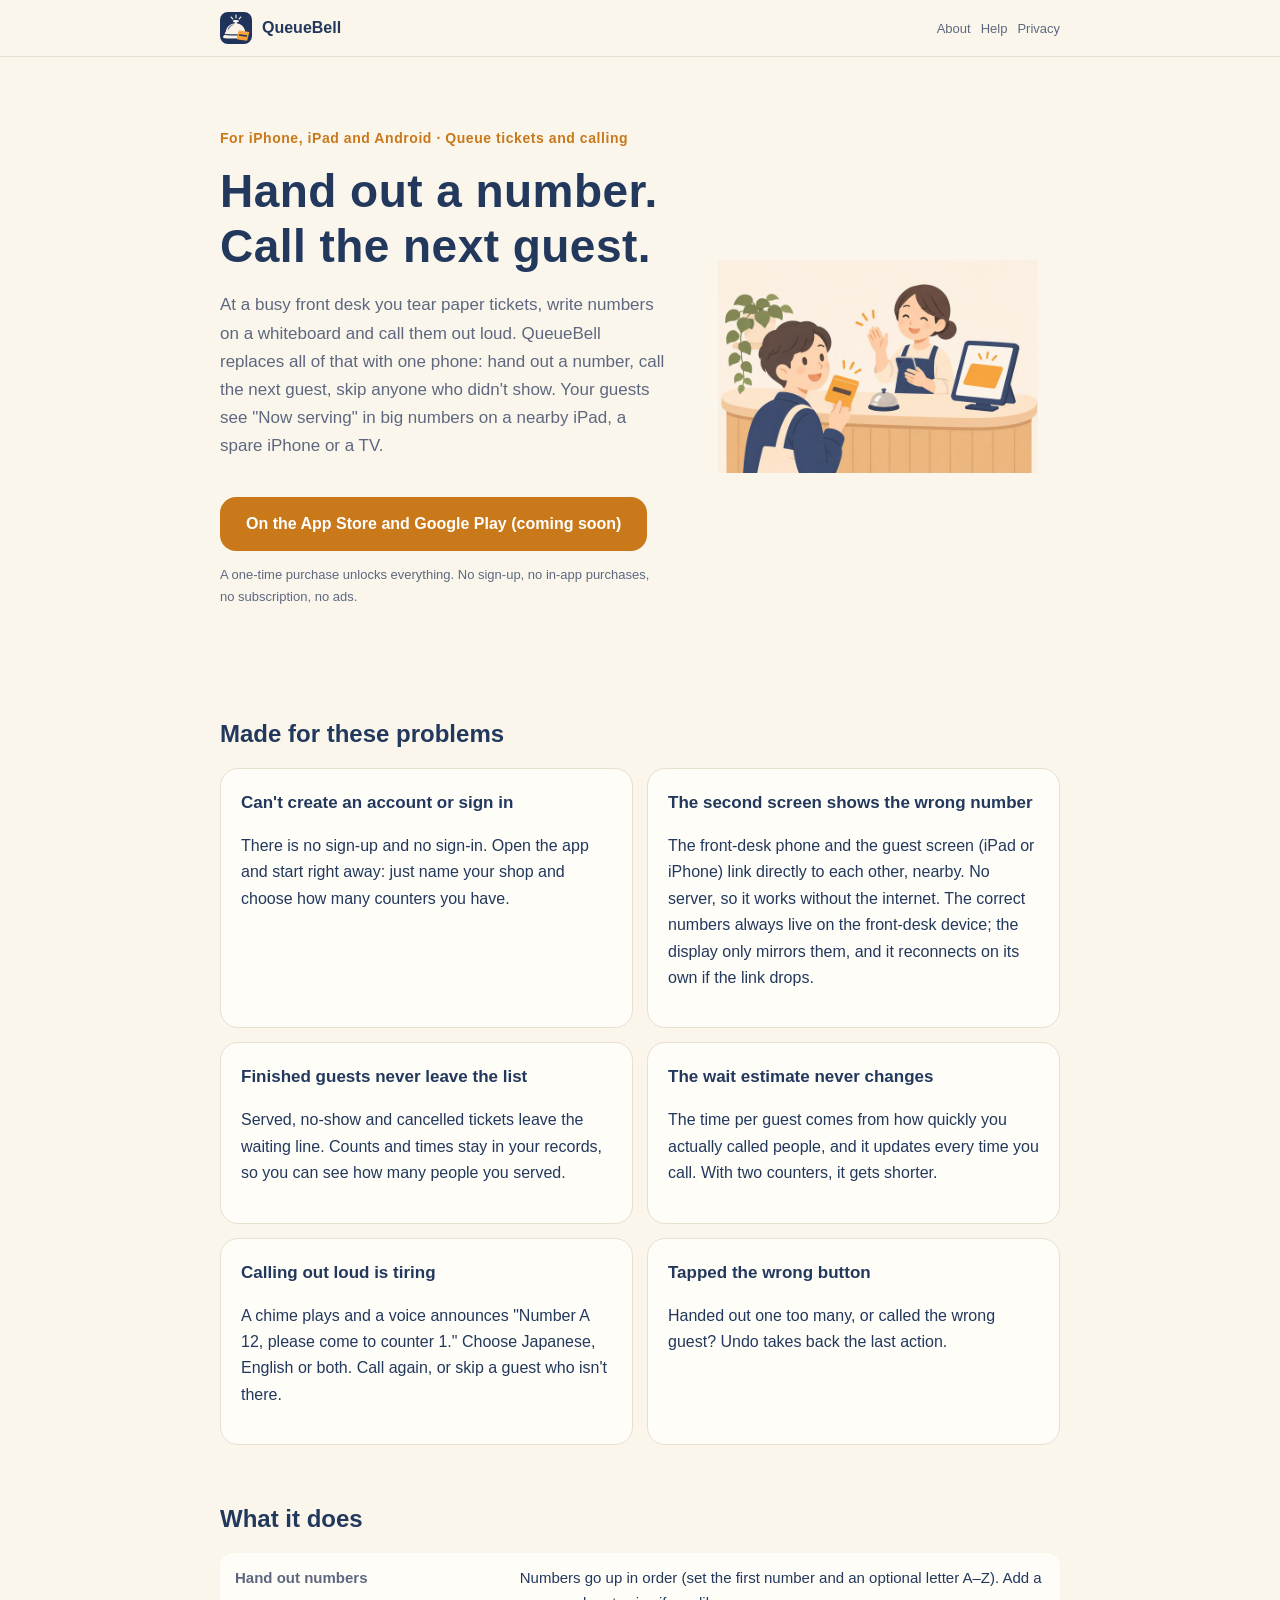
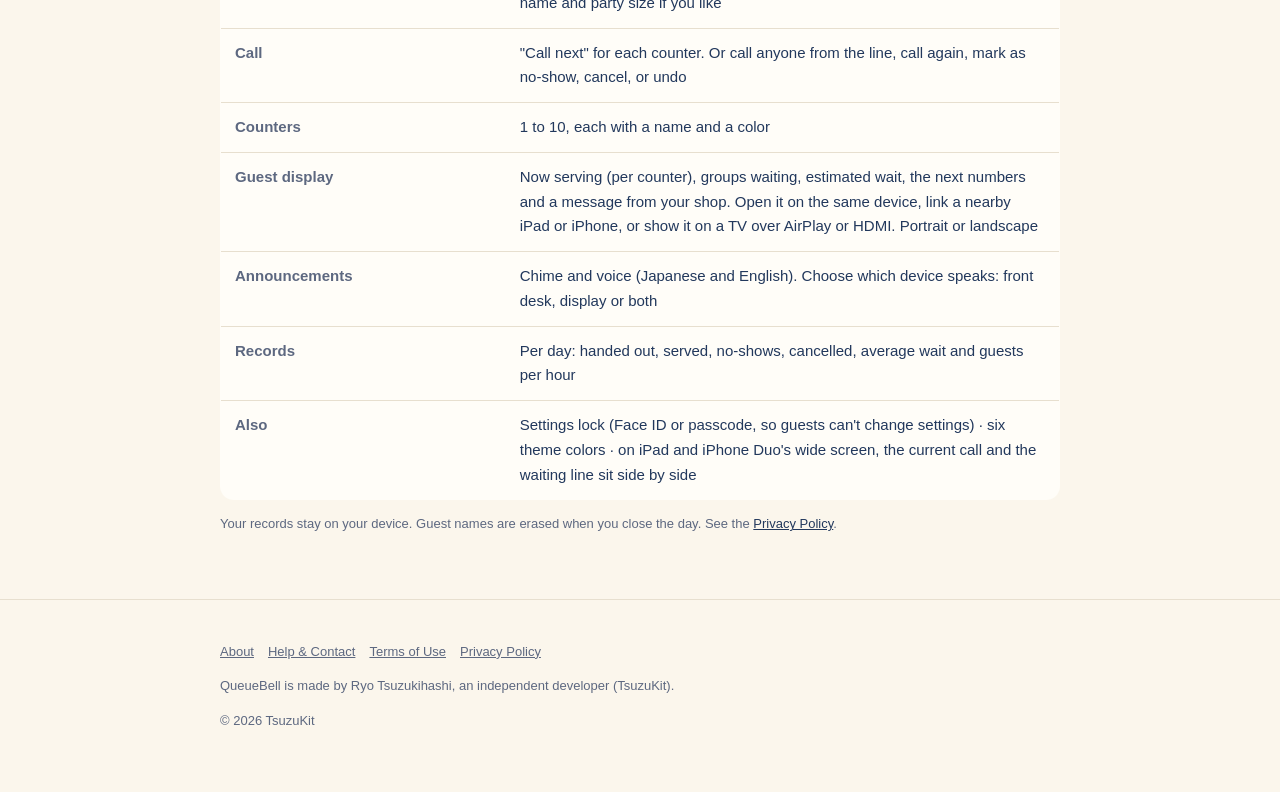
<file: index.html>
<!DOCTYPE html>
<html lang="ja" data-title-ja="よびだしボード｜順番待ち・呼び出し番号・整理券の受付アプリ（iPhone・iPad・Android）" data-title-en="QueueBell | Queue numbers, calling and waitlist board">
<head>
<meta charset="UTF-8">
<meta name="viewport" content="width=device-width, initial-scale=1">
<script>(function(){var l=navigator.languages&&navigator.languages.length?navigator.languages:[navigator.language||"ja"],p="en";for(var i=0;i<l.length;i++){var c=String(l[i]).toLowerCase();if(c.indexOf("ja")===0){p="ja";break}if(c.indexOf("en")===0){p="en";break}}var d=document.documentElement;d.lang=p;var t=d.getAttribute("data-title-"+p);if(t){document.title=t}})();</script>
<title>よびだしボード｜順番待ち・呼び出し番号・整理券の受付アプリ（iPhone・iPad・Android）</title>
<meta name="description" content="番号札を出して、次の人を呼ぶ。登録なし・ネット不要。お客様向けの表示は近くの iPad や iPhone、テレビにも。読み上げとチャイム、最大10窓口、待ち時間の目安、1日の記録。広告なし・買い切り。 / Hand out numbered tickets and call the next guest. No sign-up, works offline. Show the &#x27;now serving&#x27; board on a nearby iPad, iPhone or TV. Voice and chime, up to 10 counters, wait estimates and daily records. No ads, one-time purchase.">
<meta property="og:title" content="よびだしボード｜順番待ち・呼び出し番号・整理券の受付アプリ（iPhone・iPad・Android）">
<meta property="og:description" content="番号札を出して、次の人を呼ぶ。登録なし・ネット不要。お客様向けの表示は近くの iPad や iPhone、テレビにも。読み上げとチャイム、最大10窓口、待ち時間の目安、1日の記録。広告なし・買い切り。">
<meta property="og:type" content="website">
<meta property="og:url" content="https://yobidashi.tsuzukit.com/">
<meta property="og:image" content="https://yobidashi.tsuzukit.com/assets/og.jpg">
<link rel="icon" href="assets/icon.png">
<link rel="apple-touch-icon" href="assets/icon.png">
<link rel="stylesheet" href="style.css">
</head>
<body>
<div data-l="ja" lang="ja">
<header class="site"><div class="wrap">
<a class="brand" href="./"><img src="assets/icon.png" alt="" width="32" height="32">よびだしボード</a>
<nav class="site"><a href="./">紹介</a><a href="support.html">使い方</a><a href="privacy.html">プライバシー</a></nav>
</div></header>
<main class="wrap">
<section class="hero">
<div>
<p class="eyebrow">iPhone・iPad・Android 向け・順番待ちの受付と呼び出し</p>
<h1>番号札を出して、<br>次の人を呼ぶ。</h1>
<p class="lead">混む時間の受付で、紙の整理券を切って、ホワイトボードに番号を書いて、大きな声で呼ぶ。「よびだしボード」は、それをスマホ1台に置きかえるアプリです。番号を出す、次の人を呼ぶ、来なかった人を飛ばす。お客様には、近くの iPad や使っていない iPhone、テレビに「ただいまの呼び出し」を大きく出せます。</p>
<a class="cta" href="#store" id="store">App Store・Google Play で見る（準備中）</a>
<p class="note">買い切りの有料アプリです。一度買えば、すべての機能が使えます。アカウント登録・アプリ内課金・サブスクリプション・広告はありません。</p>
</div>
<img src="assets/hero.jpg" alt="カフェの受付で、スタッフがスマホを持って手を上げ、番号札を持ったお客さんが振り向いている。カウンターの端のタブレットに札の形が大きく光っている絵" width="360">
</section>

<h2>こんな困りごとのために作りました</h2>
<div class="grid two">
<div class="card"><h3>アカウントが作れない・ログインできない</h3><p>登録もログインもありません。開いたらその場で受付を始められます。お店の名前と窓口の数を決めるだけです。</p></div>
<div class="card"><h3>2台目の画面と番号がそろわない</h3><p>受付のスマホと、お客様向けの画面（iPad・iPhone）を、近くの端末どうしで直接つなぎます。サーバーを通さないので、ネットが無い場所でも動きます。正しい番号はいつも受付の端末にあり、表示の端末はそれを映すだけです。切れたら自動でつなぎ直します。</p></div>
<div class="card"><h3>済んだ人が一覧に残り続ける</h3><p>済んだ人・来なかった人・取り消した札は、待ちの列から外れます。数と時刻は記録に残るので、あとで何人に対応したかが分かります。</p></div>
<div class="card"><h3>待ち時間の目安がずっと同じ</h3><p>実際に呼んだ間隔から1人あたりの時間を出し、呼ぶたびに出し直します。窓口が2つなら、そのぶん短くなります。</p></div>
<div class="card"><h3>大きな声で呼ぶのがたいへん</h3><p>呼ぶとチャイムが鳴り、「A 12番のお客様、1番窓口へお越しください」と読み上げます。日本語・英語・両方から選べます。もう一度呼ぶことも、来なかった人を飛ばすこともできます。</p></div>
<div class="card"><h3>押しまちがえた</h3><p>番号を出しすぎた、ちがう人を呼んだ。そんなときは［前に戻す］で、最後の操作を1つ戻せます。</p></div>
</div>

<h2>できること</h2>
<table>
<tr><th>番号を出す</th><td>番号は1から順に（始まりの番号と頭の文字 A〜Z を決められます）。名前と人数は入れても入れなくても</td></tr>
<tr><th>呼ぶ</th><td>窓口ごとに［次の人を呼ぶ］。待ちの列から好きな人を呼ぶ・呼び直す・来なかった・取り消す・前に戻す</td></tr>
<tr><th>窓口</th><td>1〜10。名前と色を決められます</td></tr>
<tr><th>お客様向けの表示</th><td>ただいまの呼び出し番号（窓口ごと）・お待ちの組数・目安の時間・次に呼ぶ番号・お店の一言。同じ端末で開く／近くの iPad・iPhone につなぐ／AirPlay や HDMI でつないだテレビに出す。縦でも横でも</td></tr>
<tr><th>知らせ方</th><td>チャイムと読み上げ（日本語・英語）。読み上げる端末（受付・表示・両方）を選べます</td></tr>
<tr><th>記録</th><td>日ごとの発行・済み・来なかった・取り消し・平均の待ち時間・時間帯ごとの人数</td></tr>
<tr><th>そのほか</th><td>設定のロック（Face ID・パスコード。お客様が触っても設定を変えられない）・6色のテーマ・iPad と iPhone Duo の広い画面では、呼んでいる番号と待ちの列を左右に並べます</td></tr>
</table>
<p class="note">受付の記録は端末の中だけに置きます。お客様の名前は、受付を締めると消えます。くわしくは<a href="privacy.html">プライバシーポリシー</a>へ。</p>
</main>
<footer class="site"><div class="wrap">
<p><a href="./">紹介</a><a href="support.html">使い方とお問い合わせ</a><a href="terms.html">利用規約</a><a href="privacy.html">プライバシーポリシー</a></p>
<p>よびだしボードは、個人開発者の續橋涼（TsuzuKit）が作っているアプリです。</p>
<p>© 2026 TsuzuKit</p>
</div></footer>
</div>
<div data-l="en" lang="en">
<header class="site"><div class="wrap">
<a class="brand" href="./"><img src="assets/icon.png" alt="" width="32" height="32">QueueBell</a>
<nav class="site"><a href="./">About</a><a href="support.html">Help</a><a href="privacy.html">Privacy</a></nav>
</div></header>
<main class="wrap">
<section class="hero">
<div>
<p class="eyebrow">For iPhone, iPad and Android · Queue tickets and calling</p>
<h1>Hand out a number.<br>Call the next guest.</h1>
<p class="lead">At a busy front desk you tear paper tickets, write numbers on a whiteboard and call them out loud. QueueBell replaces all of that with one phone: hand out a number, call the next guest, skip anyone who didn't show. Your guests see "Now serving" in big numbers on a nearby iPad, a spare iPhone or a TV.</p>
<a class="cta" href="#store" id="store">On the App Store and Google Play (coming soon)</a>
<p class="note">A one-time purchase unlocks everything. No sign-up, no in-app purchases, no subscription, no ads.</p>
</div>
<img src="assets/hero.jpg" alt="At a café counter, a staff member holding a phone waves while a guest holding a numbered ticket turns around; a tablet at the end of the counter shows a large glowing ticket" width="360">
</section>

<h2>Made for these problems</h2>
<div class="grid two">
<div class="card"><h3>Can't create an account or sign in</h3><p>There is no sign-up and no sign-in. Open the app and start right away: just name your shop and choose how many counters you have.</p></div>
<div class="card"><h3>The second screen shows the wrong number</h3><p>The front-desk phone and the guest screen (iPad or iPhone) link directly to each other, nearby. No server, so it works without the internet. The correct numbers always live on the front-desk device; the display only mirrors them, and it reconnects on its own if the link drops.</p></div>
<div class="card"><h3>Finished guests never leave the list</h3><p>Served, no-show and cancelled tickets leave the waiting line. Counts and times stay in your records, so you can see how many people you served.</p></div>
<div class="card"><h3>The wait estimate never changes</h3><p>The time per guest comes from how quickly you actually called people, and it updates every time you call. With two counters, it gets shorter.</p></div>
<div class="card"><h3>Calling out loud is tiring</h3><p>A chime plays and a voice announces "Number A 12, please come to counter 1." Choose Japanese, English or both. Call again, or skip a guest who isn't there.</p></div>
<div class="card"><h3>Tapped the wrong button</h3><p>Handed out one too many, or called the wrong guest? Undo takes back the last action.</p></div>
</div>

<h2>What it does</h2>
<table>
<tr><th>Hand out numbers</th><td>Numbers go up in order (set the first number and an optional letter A–Z). Add a name and party size if you like</td></tr>
<tr><th>Call</th><td>"Call next" for each counter. Or call anyone from the line, call again, mark as no-show, cancel, or undo</td></tr>
<tr><th>Counters</th><td>1 to 10, each with a name and a color</td></tr>
<tr><th>Guest display</th><td>Now serving (per counter), groups waiting, estimated wait, the next numbers and a message from your shop. Open it on the same device, link a nearby iPad or iPhone, or show it on a TV over AirPlay or HDMI. Portrait or landscape</td></tr>
<tr><th>Announcements</th><td>Chime and voice (Japanese and English). Choose which device speaks: front desk, display or both</td></tr>
<tr><th>Records</th><td>Per day: handed out, served, no-shows, cancelled, average wait and guests per hour</td></tr>
<tr><th>Also</th><td>Settings lock (Face ID or passcode, so guests can't change settings) · six theme colors · on iPad and iPhone Duo's wide screen, the current call and the waiting line sit side by side</td></tr>
</table>
<p class="note">Your records stay on your device. Guest names are erased when you close the day. See the <a href="privacy.html">Privacy Policy</a>.</p>
</main>
<footer class="site"><div class="wrap">
<p><a href="./">About</a><a href="support.html">Help & Contact</a><a href="terms.html">Terms of Use</a><a href="privacy.html">Privacy Policy</a></p>
<p>QueueBell is made by Ryo Tsuzukihashi, an independent developer (TsuzuKit).</p>
<p>© 2026 TsuzuKit</p>
</div></footer>
</div>
</body>
</html>
</file>
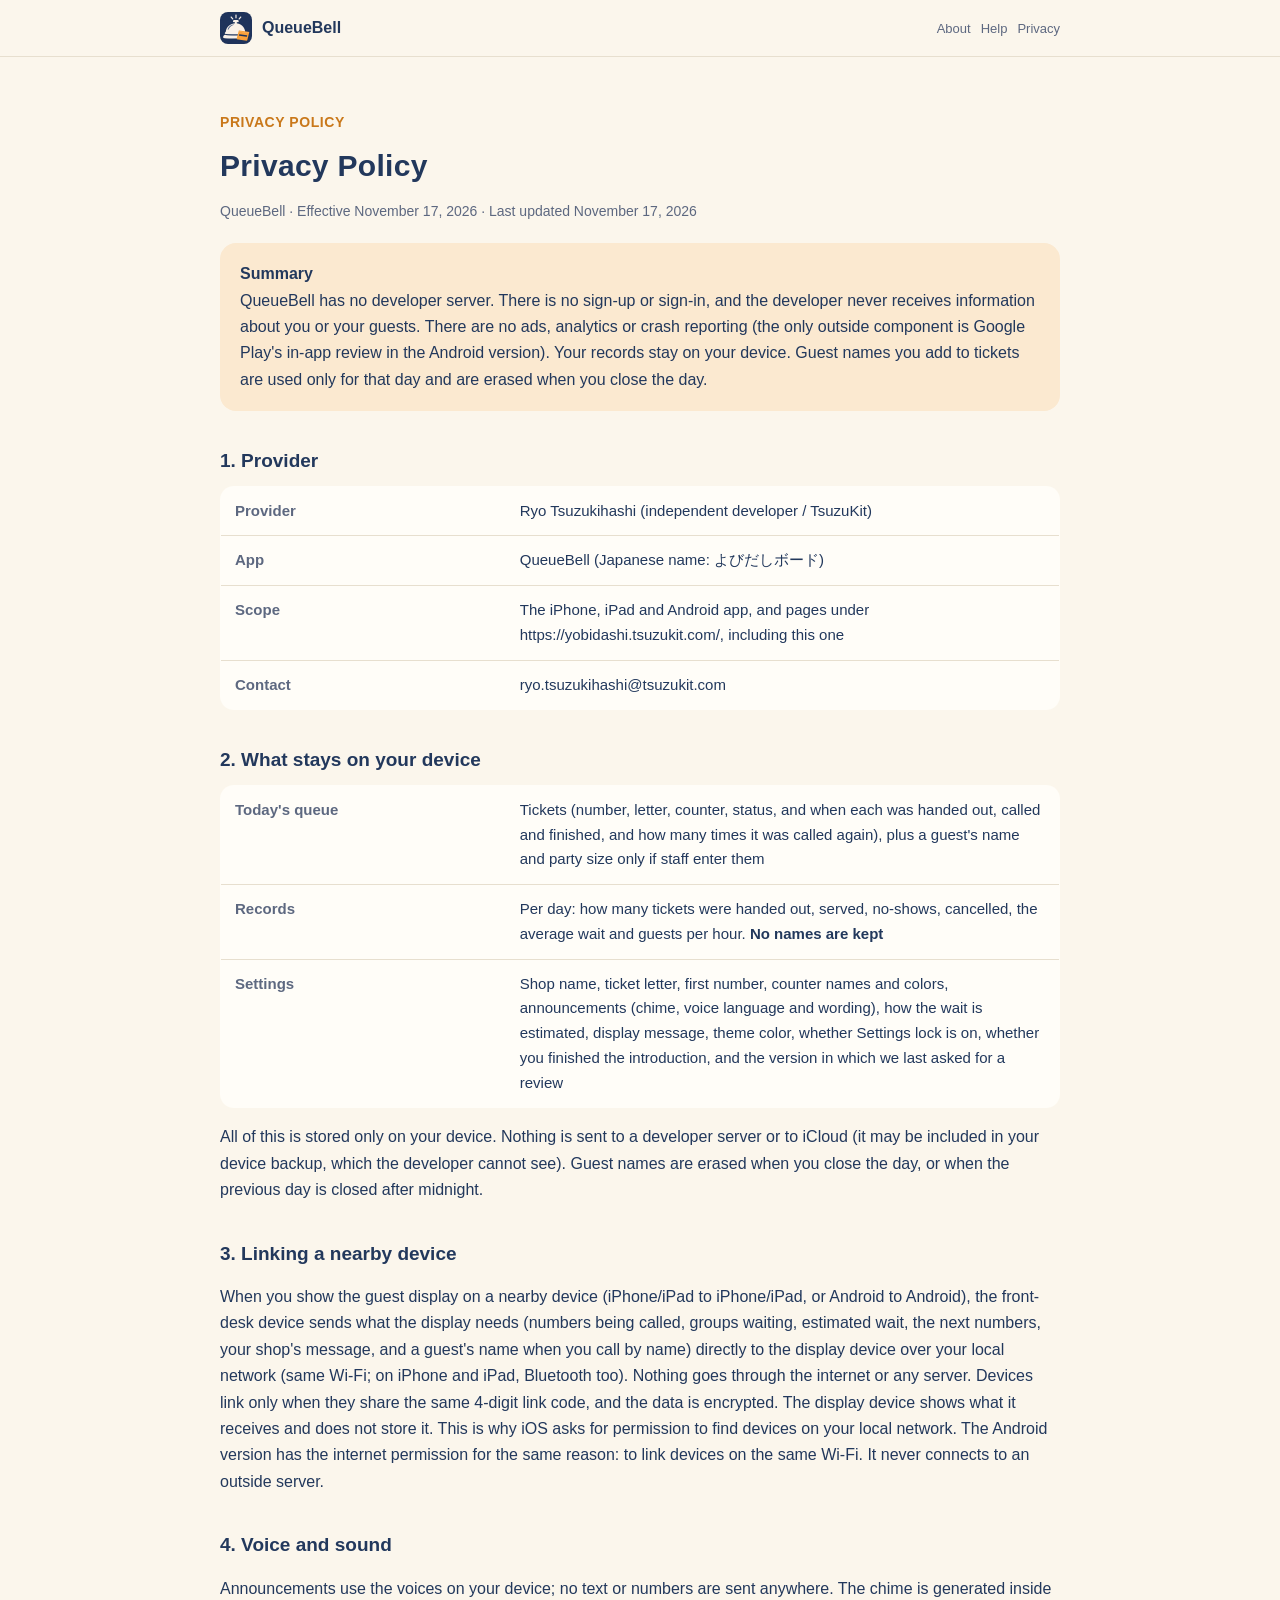
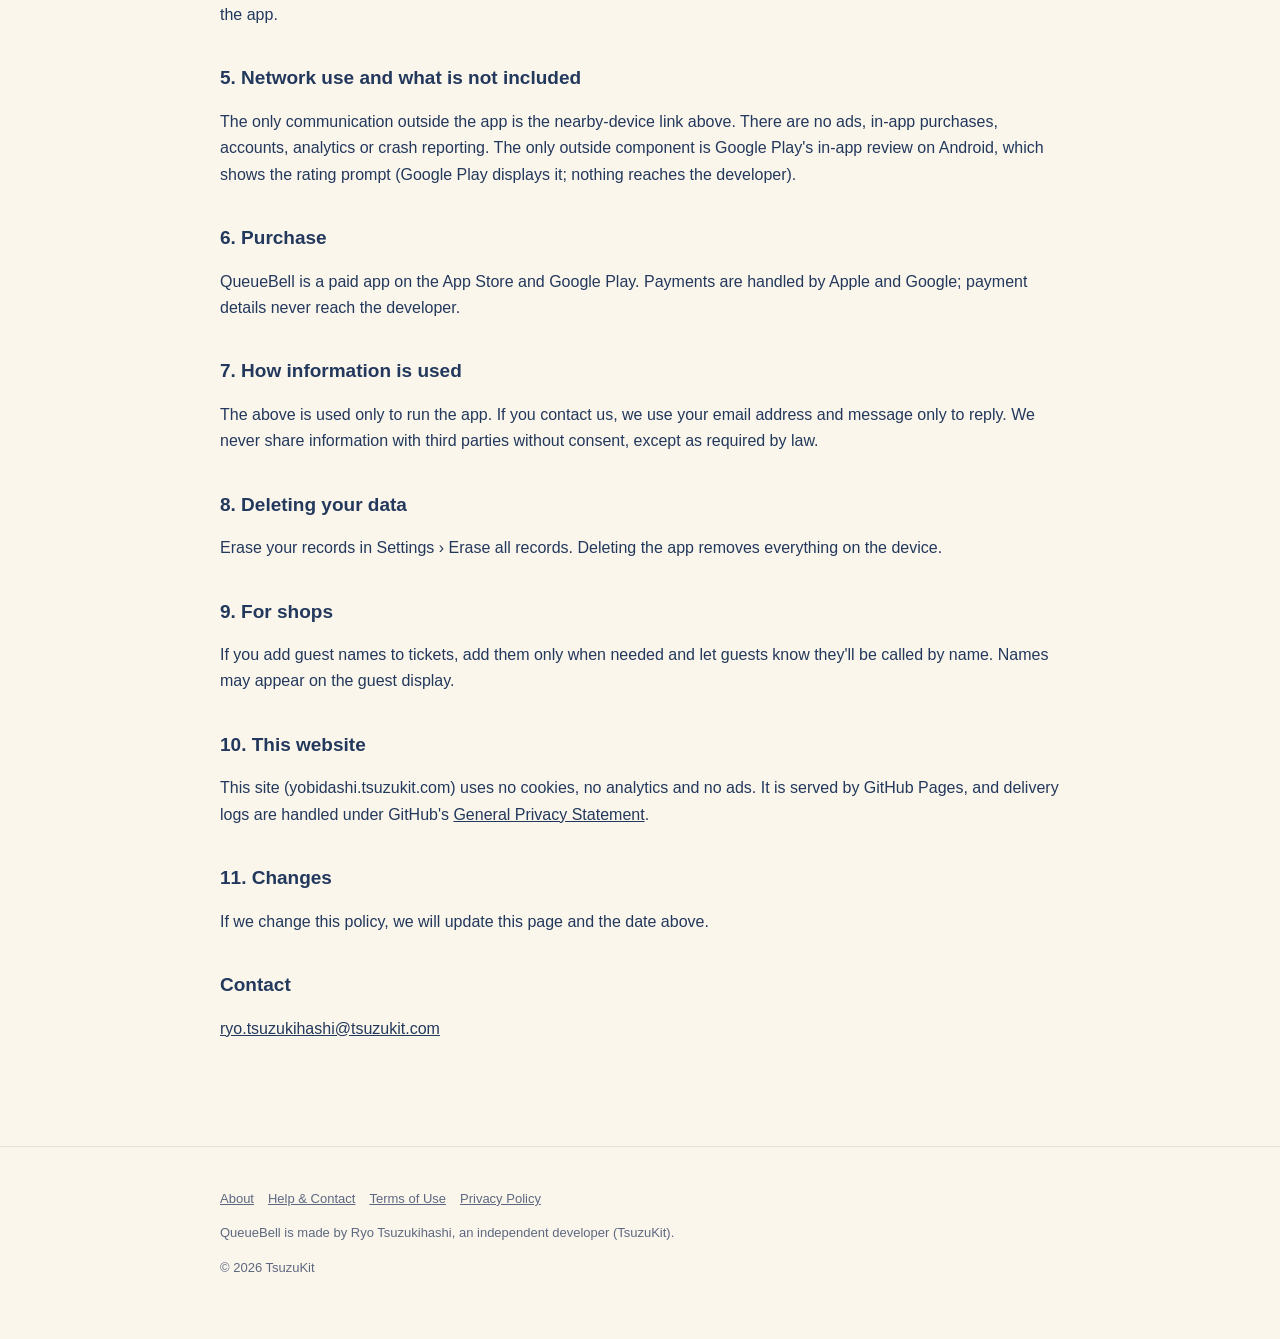
<file: privacy.html>
<!DOCTYPE html>
<html lang="ja" data-title-ja="プライバシーポリシー - よびだしボード" data-title-en="Privacy Policy - QueueBell">
<head>
<meta charset="UTF-8">
<meta name="viewport" content="width=device-width, initial-scale=1">
<script>(function(){var l=navigator.languages&&navigator.languages.length?navigator.languages:[navigator.language||"ja"],p="en";for(var i=0;i<l.length;i++){var c=String(l[i]).toLowerCase();if(c.indexOf("ja")===0){p="ja";break}if(c.indexOf("en")===0){p="en";break}}var d=document.documentElement;d.lang=p;var t=d.getAttribute("data-title-"+p);if(t){document.title=t}})();</script>
<title>プライバシーポリシー - よびだしボード</title>
<meta name="description" content="よびだしボードのプライバシーポリシー。開発者は個人情報を集めません。受付の記録は端末の中だけに置き、お客様の名前は受付を締めると消えます。 / Privacy Policy for QueueBell. The developer collects no personal information. Records stay on your device, and guest names are erased when you close the day.">
<meta property="og:title" content="プライバシーポリシー - よびだしボード">
<meta property="og:description" content="よびだしボードのプライバシーポリシー。開発者は個人情報を集めません。受付の記録は端末の中だけに置き、お客様の名前は受付を締めると消えます。">
<meta property="og:type" content="website">
<meta property="og:url" content="https://yobidashi.tsuzukit.com/privacy.html">
<meta property="og:image" content="https://yobidashi.tsuzukit.com/assets/og.jpg">
<link rel="icon" href="assets/icon.png">
<link rel="apple-touch-icon" href="assets/icon.png">
<link rel="stylesheet" href="style.css">
</head>
<body>
<div data-l="ja" lang="ja">
<header class="site"><div class="wrap">
<a class="brand" href="./"><img src="assets/icon.png" alt="" width="32" height="32">よびだしボード</a>
<nav class="site"><a href="./">紹介</a><a href="support.html">使い方</a><a href="privacy.html">プライバシー</a></nav>
</div></header>
<main class="wrap">
<article class="doc">
<p class="eyebrow">PRIVACY POLICY</p>
<h1>プライバシーポリシー</h1>
<p class="meta">よびだしボード／制定日 2026年11月17日／改定日 2026年11月17日</p>
<div class="summary"><strong>このポリシーの要旨</strong><br>よびだしボードは、開発者のサーバーを持たないアプリです。アカウント登録やログインはなく、開発者があなたやお客様の情報を受け取ることはありません。広告、分析ツール、クラッシュを報告する仕組みは入れていません（外部の部品は、Android 版の Google Play のアプリ内レビューだけです）。受付の記録は端末の中だけに置きます。札に入れたお客様の名前は、その日の受付の中でだけ使い、受付を締めると消えます。</div>
<h2>1. 提供者</h2>
<table>
<tr><th>提供者</th><td>續橋涼（個人開発者 / TsuzuKit）</td></tr>
<tr><th>アプリ名</th><td>よびだしボード（英語名 QueueBell）</td></tr>
<tr><th>対象</th><td>iPhone・iPad・Android 向けアプリと、このページを含む https://yobidashi.tsuzukit.com/ 配下のページ</td></tr>
<tr><th>連絡先</th><td>ryo.tsuzukihashi@tsuzukit.com</td></tr>
</table>
<h2>2. 端末の中で扱うもの</h2>
<table>
<tr><th>その日の受付</th><td>番号札（番号・頭の文字・窓口・状態・出した／呼んだ／済んだ時刻・呼び直した回数）と、スタッフが入れたときだけ、お客様の名前と人数</td></tr>
<tr><th>受付の記録</th><td>日ごとの、出した数・済んだ数・来なかった数・取り消した数・平均の待ち時間・時間帯ごとの人数。<strong>名前は残しません</strong></td></tr>
<tr><th>アプリの設定</th><td>お店の名前、頭の文字、始まりの番号、窓口の名前と色、知らせ方（チャイム・読み上げの言語と言い方）、待ち時間の出し方、表示の一言、テーマの色、設定のロックのオン・オフ、案内を終えたかどうか、レビューのお願いを出した版</td></tr>
</table>
<p>これらは端末の中にだけ保存します。開発者のサーバーや iCloud には送りません（端末のバックアップに入ることはありますが、開発者は見られません）。お客様の名前は、受付を締めたとき、または日をまたいで前の日の受付が締まったときに消えます。</p>
<h2>3. 近くの端末とのつながり</h2>
<p>お客様向けの表示を近くの端末（iPhone・iPad どうし、または Android どうし）に出すとき、受付の端末から表示の端末へ、ローカルネットワーク（同じ Wi-Fi。iPhone・iPad では Bluetooth も）で、表示に要る中身（呼んでいる番号・待っている組数・目安の時間・次の番号・お店の一言、名前で呼ぶときは名前）を直接送ります。インターネットやサーバーは通りません。4けたの「つなぐ番号」が同じ端末とだけつながり、送る中身は暗号化しています。表示の端末は受け取った中身を映すだけで、保存しません。iOS が「ローカルネットワーク上のデバイスの検出」の許可を求めるのは、このためです。Android 版がインターネットの権限を持つのも、同じ Wi-Fi の上の端末どうしでつなぐためで、外のサーバーにはつなぎません。</p>
<h2>4. 読み上げと音</h2>
<p>読み上げは端末の中の音声で行い、文や番号を外へ送りません。チャイムはアプリの中で作った音です。</p>
<h2>5. 通信と、入れていないもの</h2>
<p>本アプリが外と通信するのは、上の「近くの端末とのつながり」だけです。広告・アプリ内課金・アカウント登録・分析ツール・クラッシュの報告は入れていません。外部の部品は、Android 版で評価のお願いの枠を出すための Google Play のアプリ内レビューだけです（Google Play が表示し、開発者には何も届きません）。</p>
<h2>6. 購入</h2>
<p>本アプリは App Store と Google Play の有料アプリです。お支払いは Apple・Google が処理し、支払いの情報は開発者には届きません。</p>
<h2>7. 情報を使う目的</h2>
<p>上のものは、アプリを動かすためだけに使います。お問い合わせをいただいたときは、メールアドレスと内容をお返事のためだけに使います。法令にもとづく場合を除き、本人の同意なく第三者に渡すことはありません。</p>
<h2>8. 消したいとき</h2>
<p>受付の記録は、アプリの「設定」→「記録を全部消す」で消せます。アプリを消すと、端末の中のものはすべて消えます。</p>
<h2>9. お店で使う方へ</h2>
<p>お客様の名前を札に入れて呼ぶときは、必要なときだけ入れ、お客様に名前で呼ぶことを伝えてください。お客様向けの表示に名前が出ることがあります。</p>
<h2>10. このウェブサイトについて</h2>
<p>このサイト（yobidashi.tsuzukit.com）は、Cookie も、アクセスを計測する仕組みも、広告も使っていません。サイトは GitHub Pages で配信しており、配信の記録は GitHub の <a href="https://docs.github.com/ja/site-policy/privacy-policies/github-general-privacy-statement">プライバシーについての声明</a> に沿って扱われます。</p>
<h2>11. 改定</h2>
<p>このポリシーを変えるときは、このページを書きかえ、上の改定日を新しくします。</p>
<h2>お問い合わせ</h2>
<p><a href="mailto:ryo.tsuzukihashi@tsuzukit.com">ryo.tsuzukihashi@tsuzukit.com</a></p>
</article>
</main>
<footer class="site"><div class="wrap">
<p><a href="./">紹介</a><a href="support.html">使い方とお問い合わせ</a><a href="terms.html">利用規約</a><a href="privacy.html">プライバシーポリシー</a></p>
<p>よびだしボードは、個人開発者の續橋涼（TsuzuKit）が作っているアプリです。</p>
<p>© 2026 TsuzuKit</p>
</div></footer>
</div>
<div data-l="en" lang="en">
<header class="site"><div class="wrap">
<a class="brand" href="./"><img src="assets/icon.png" alt="" width="32" height="32">QueueBell</a>
<nav class="site"><a href="./">About</a><a href="support.html">Help</a><a href="privacy.html">Privacy</a></nav>
</div></header>
<main class="wrap">
<article class="doc">
<p class="eyebrow">PRIVACY POLICY</p>
<h1>Privacy Policy</h1>
<p class="meta">QueueBell · Effective November 17, 2026 · Last updated November 17, 2026</p>
<div class="summary"><strong>Summary</strong><br>QueueBell has no developer server. There is no sign-up or sign-in, and the developer never receives information about you or your guests. There are no ads, analytics or crash reporting (the only outside component is Google Play's in-app review in the Android version). Your records stay on your device. Guest names you add to tickets are used only for that day and are erased when you close the day.</div>
<h2>1. Provider</h2>
<table>
<tr><th>Provider</th><td>Ryo Tsuzukihashi (independent developer / TsuzuKit)</td></tr>
<tr><th>App</th><td>QueueBell (Japanese name: よびだしボード)</td></tr>
<tr><th>Scope</th><td>The iPhone, iPad and Android app, and pages under https://yobidashi.tsuzukit.com/, including this one</td></tr>
<tr><th>Contact</th><td>ryo.tsuzukihashi@tsuzukit.com</td></tr>
</table>
<h2>2. What stays on your device</h2>
<table>
<tr><th>Today's queue</th><td>Tickets (number, letter, counter, status, and when each was handed out, called and finished, and how many times it was called again), plus a guest's name and party size only if staff enter them</td></tr>
<tr><th>Records</th><td>Per day: how many tickets were handed out, served, no-shows, cancelled, the average wait and guests per hour. <strong>No names are kept</strong></td></tr>
<tr><th>Settings</th><td>Shop name, ticket letter, first number, counter names and colors, announcements (chime, voice language and wording), how the wait is estimated, display message, theme color, whether Settings lock is on, whether you finished the introduction, and the version in which we last asked for a review</td></tr>
</table>
<p>All of this is stored only on your device. Nothing is sent to a developer server or to iCloud (it may be included in your device backup, which the developer cannot see). Guest names are erased when you close the day, or when the previous day is closed after midnight.</p>
<h2>3. Linking a nearby device</h2>
<p>When you show the guest display on a nearby device (iPhone/iPad to iPhone/iPad, or Android to Android), the front-desk device sends what the display needs (numbers being called, groups waiting, estimated wait, the next numbers, your shop's message, and a guest's name when you call by name) directly to the display device over your local network (same Wi-Fi; on iPhone and iPad, Bluetooth too). Nothing goes through the internet or any server. Devices link only when they share the same 4-digit link code, and the data is encrypted. The display device shows what it receives and does not store it. This is why iOS asks for permission to find devices on your local network. The Android version has the internet permission for the same reason: to link devices on the same Wi-Fi. It never connects to an outside server.</p>
<h2>4. Voice and sound</h2>
<p>Announcements use the voices on your device; no text or numbers are sent anywhere. The chime is generated inside the app.</p>
<h2>5. Network use and what is not included</h2>
<p>The only communication outside the app is the nearby-device link above. There are no ads, in-app purchases, accounts, analytics or crash reporting. The only outside component is Google Play's in-app review on Android, which shows the rating prompt (Google Play displays it; nothing reaches the developer).</p>
<h2>6. Purchase</h2>
<p>QueueBell is a paid app on the App Store and Google Play. Payments are handled by Apple and Google; payment details never reach the developer.</p>
<h2>7. How information is used</h2>
<p>The above is used only to run the app. If you contact us, we use your email address and message only to reply. We never share information with third parties without consent, except as required by law.</p>
<h2>8. Deleting your data</h2>
<p>Erase your records in Settings › Erase all records. Deleting the app removes everything on the device.</p>
<h2>9. For shops</h2>
<p>If you add guest names to tickets, add them only when needed and let guests know they'll be called by name. Names may appear on the guest display.</p>
<h2>10. This website</h2>
<p>This site (yobidashi.tsuzukit.com) uses no cookies, no analytics and no ads. It is served by GitHub Pages, and delivery logs are handled under GitHub's <a href="https://docs.github.com/en/site-policy/privacy-policies/github-general-privacy-statement">General Privacy Statement</a>.</p>
<h2>11. Changes</h2>
<p>If we change this policy, we will update this page and the date above.</p>
<h2>Contact</h2>
<p><a href="mailto:ryo.tsuzukihashi@tsuzukit.com">ryo.tsuzukihashi@tsuzukit.com</a></p>
</article>
</main>
<footer class="site"><div class="wrap">
<p><a href="./">About</a><a href="support.html">Help & Contact</a><a href="terms.html">Terms of Use</a><a href="privacy.html">Privacy Policy</a></p>
<p>QueueBell is made by Ryo Tsuzukihashi, an independent developer (TsuzuKit).</p>
<p>© 2026 TsuzuKit</p>
</div></footer>
</div>
</body>
</html>
</file>
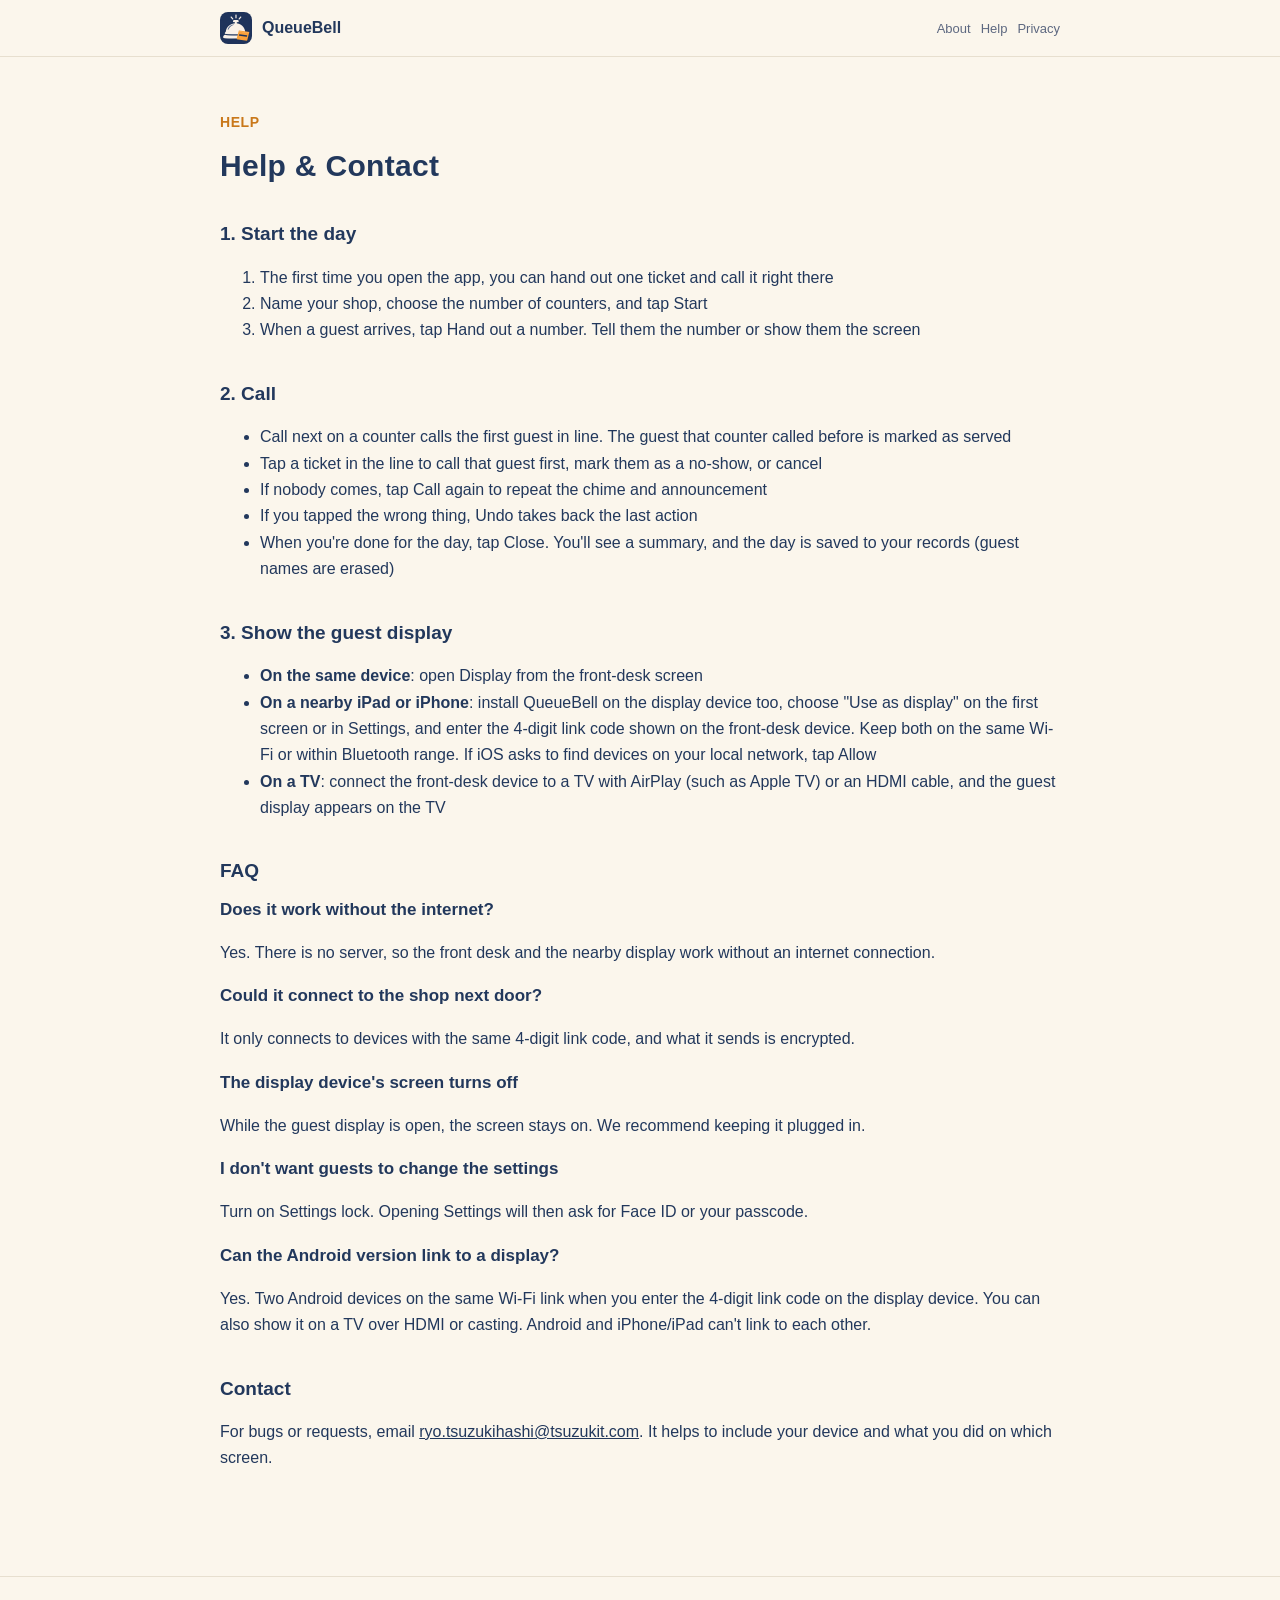
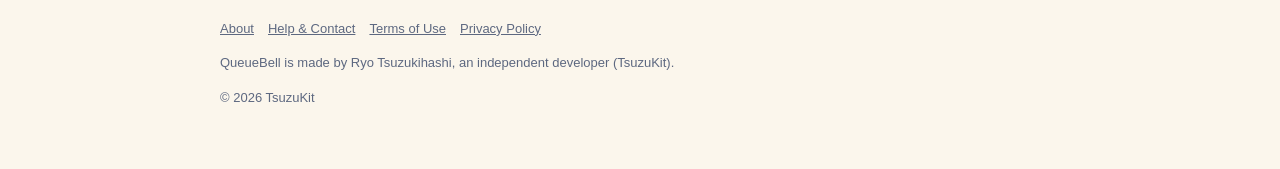
<file: support.html>
<!DOCTYPE html>
<html lang="ja" data-title-ja="使い方とお問い合わせ - よびだしボード" data-title-en="Help &amp; Contact - QueueBell">
<head>
<meta charset="UTF-8">
<meta name="viewport" content="width=device-width, initial-scale=1">
<script>(function(){var l=navigator.languages&&navigator.languages.length?navigator.languages:[navigator.language||"ja"],p="en";for(var i=0;i<l.length;i++){var c=String(l[i]).toLowerCase();if(c.indexOf("ja")===0){p="ja";break}if(c.indexOf("en")===0){p="en";break}}var d=document.documentElement;d.lang=p;var t=d.getAttribute("data-title-"+p);if(t){document.title=t}})();</script>
<title>使い方とお問い合わせ - よびだしボード</title>
<meta name="description" content="よびだしボードの使い方（受付の始め方・番号の出し方と呼び方・お客様向けの表示のつなぎ方）とよくあるご質問、お問い合わせ。 / How to use QueueBell (starting the day, handing out and calling numbers, linking the customer display), FAQ and contact.">
<meta property="og:title" content="使い方とお問い合わせ - よびだしボード">
<meta property="og:description" content="よびだしボードの使い方（受付の始め方・番号の出し方と呼び方・お客様向けの表示のつなぎ方）とよくあるご質問、お問い合わせ。">
<meta property="og:type" content="website">
<meta property="og:url" content="https://yobidashi.tsuzukit.com/support.html">
<meta property="og:image" content="https://yobidashi.tsuzukit.com/assets/og.jpg">
<link rel="icon" href="assets/icon.png">
<link rel="apple-touch-icon" href="assets/icon.png">
<link rel="stylesheet" href="style.css">
</head>
<body>
<div data-l="ja" lang="ja">
<header class="site"><div class="wrap">
<a class="brand" href="./"><img src="assets/icon.png" alt="" width="32" height="32">よびだしボード</a>
<nav class="site"><a href="./">紹介</a><a href="support.html">使い方</a><a href="privacy.html">プライバシー</a></nav>
</div></header>
<main class="wrap">
<article class="doc">
<p class="eyebrow">HELP</p>
<h1>使い方とお問い合わせ</h1>
<h2>1. 受付を始める</h2>
<ol>
<li>はじめて開くと、1枚だけ番号札を出して呼ぶところまで、その場で試せます</li>
<li>お店の名前と窓口の数を決めて、［受付を始める］を押します</li>
<li>お客様が来たら［番号を出す］。札の番号をお客様に伝えるか、画面を見せてください</li>
</ol>
<h2>2. 呼ぶ</h2>
<ul>
<li>窓口の［次の人を呼ぶ］で、待ちの列の先頭の人を呼びます。その窓口で前に呼んでいた人は「済み」になります</li>
<li>待ちの列の札を押すと、その人を先に呼ぶ・来なかった・取り消す、を選べます</li>
<li>呼んでも来ないときは［呼び直す］。もう一度チャイムと読み上げが鳴ります</li>
<li>押しまちがえたときは［前に戻す］で、最後の操作を1つ戻せます</li>
<li>営業を終えたら［締める］。今日のまとめが出て、記録に残ります（お客様の名前は消えます）</li>
</ul>
<h2>3. お客様向けの表示を出す</h2>
<ul>
<li><strong>同じ端末で</strong>: 受付の画面の［表示］から開きます</li>
<li><strong>近くの iPad・iPhone で</strong>: 表示に使う端末にもよびだしボードを入れて、はじめの画面か設定で「表示として使う」を選び、受付の端末に出ている4けたの「つなぐ番号」を入れます。2台は同じ Wi-Fi か、Bluetooth が届く近さに置いてください。はじめてつなぐとき、「ローカルネットワーク上のデバイスの検出」の許可を求められたら［許可］を押してください</li>
<li><strong>テレビで</strong>: 受付の端末を AirPlay（Apple TV など）か HDMI のケーブルでテレビにつなぐと、テレビにお客様向けの表示が出ます</li>
</ul>
<h2>よくあるご質問</h2>
<h3>ネットが無い場所でも使えますか</h3>
<p>使えます。サーバーを使わないので、受付も、近くの端末どうしの表示も、ネットにつながっていなくても動きます。</p>
<h3>隣のお店の端末とつながってしまいませんか</h3>
<p>4けたの「つなぐ番号」が同じ端末とだけつながります。送る中身は暗号化しています。</p>
<h3>表示の端末の画面が消えてしまいます</h3>
<p>お客様向けの表示を出しているあいだは、画面が自動で消えないようにしています。電源につないでおくのがおすすめです。</p>
<h3>お客様に設定をさわられたくない</h3>
<p>設定の「設定のロック」をオンにすると、設定を開くときに Face ID かパスコードを求めます。</p>
<h3>Android 版でもお客様向けの表示につなげますか</h3>
<p>つなげます。Android どうしなら、同じ Wi-Fi の上で、表示に使う端末に4けたの「つなぐ番号」を入れるとつながります。HDMI やキャストでつないだテレビにも出せます。Android と iPhone・iPad の間ではつなげません。</p>
<h2>お問い合わせ</h2>
<p>不具合やご要望は、<a href="mailto:ryo.tsuzukihashi@tsuzukit.com">ryo.tsuzukihashi@tsuzukit.com</a> までお送りください。お使いの端末と、どの画面で何をしたかを書いていただけると助かります。</p>
</article>
</main>
<footer class="site"><div class="wrap">
<p><a href="./">紹介</a><a href="support.html">使い方とお問い合わせ</a><a href="terms.html">利用規約</a><a href="privacy.html">プライバシーポリシー</a></p>
<p>よびだしボードは、個人開発者の續橋涼（TsuzuKit）が作っているアプリです。</p>
<p>© 2026 TsuzuKit</p>
</div></footer>
</div>
<div data-l="en" lang="en">
<header class="site"><div class="wrap">
<a class="brand" href="./"><img src="assets/icon.png" alt="" width="32" height="32">QueueBell</a>
<nav class="site"><a href="./">About</a><a href="support.html">Help</a><a href="privacy.html">Privacy</a></nav>
</div></header>
<main class="wrap">
<article class="doc">
<p class="eyebrow">HELP</p>
<h1>Help &amp; Contact</h1>
<h2>1. Start the day</h2>
<ol>
<li>The first time you open the app, you can hand out one ticket and call it right there</li>
<li>Name your shop, choose the number of counters, and tap Start</li>
<li>When a guest arrives, tap Hand out a number. Tell them the number or show them the screen</li>
</ol>
<h2>2. Call</h2>
<ul>
<li>Call next on a counter calls the first guest in line. The guest that counter called before is marked as served</li>
<li>Tap a ticket in the line to call that guest first, mark them as a no-show, or cancel</li>
<li>If nobody comes, tap Call again to repeat the chime and announcement</li>
<li>If you tapped the wrong thing, Undo takes back the last action</li>
<li>When you're done for the day, tap Close. You'll see a summary, and the day is saved to your records (guest names are erased)</li>
</ul>
<h2>3. Show the guest display</h2>
<ul>
<li><strong>On the same device</strong>: open Display from the front-desk screen</li>
<li><strong>On a nearby iPad or iPhone</strong>: install QueueBell on the display device too, choose "Use as display" on the first screen or in Settings, and enter the 4-digit link code shown on the front-desk device. Keep both on the same Wi-Fi or within Bluetooth range. If iOS asks to find devices on your local network, tap Allow</li>
<li><strong>On a TV</strong>: connect the front-desk device to a TV with AirPlay (such as Apple TV) or an HDMI cable, and the guest display appears on the TV</li>
</ul>
<h2>FAQ</h2>
<h3>Does it work without the internet?</h3>
<p>Yes. There is no server, so the front desk and the nearby display work without an internet connection.</p>
<h3>Could it connect to the shop next door?</h3>
<p>It only connects to devices with the same 4-digit link code, and what it sends is encrypted.</p>
<h3>The display device's screen turns off</h3>
<p>While the guest display is open, the screen stays on. We recommend keeping it plugged in.</p>
<h3>I don't want guests to change the settings</h3>
<p>Turn on Settings lock. Opening Settings will then ask for Face ID or your passcode.</p>
<h3>Can the Android version link to a display?</h3>
<p>Yes. Two Android devices on the same Wi-Fi link when you enter the 4-digit link code on the display device. You can also show it on a TV over HDMI or casting. Android and iPhone/iPad can't link to each other.</p>
<h2>Contact</h2>
<p>For bugs or requests, email <a href="mailto:ryo.tsuzukihashi@tsuzukit.com">ryo.tsuzukihashi@tsuzukit.com</a>. It helps to include your device and what you did on which screen.</p>
</article>
</main>
<footer class="site"><div class="wrap">
<p><a href="./">About</a><a href="support.html">Help & Contact</a><a href="terms.html">Terms of Use</a><a href="privacy.html">Privacy Policy</a></p>
<p>QueueBell is made by Ryo Tsuzukihashi, an independent developer (TsuzuKit).</p>
<p>© 2026 TsuzuKit</p>
</div></footer>
</div>
</body>
</html>
</file>
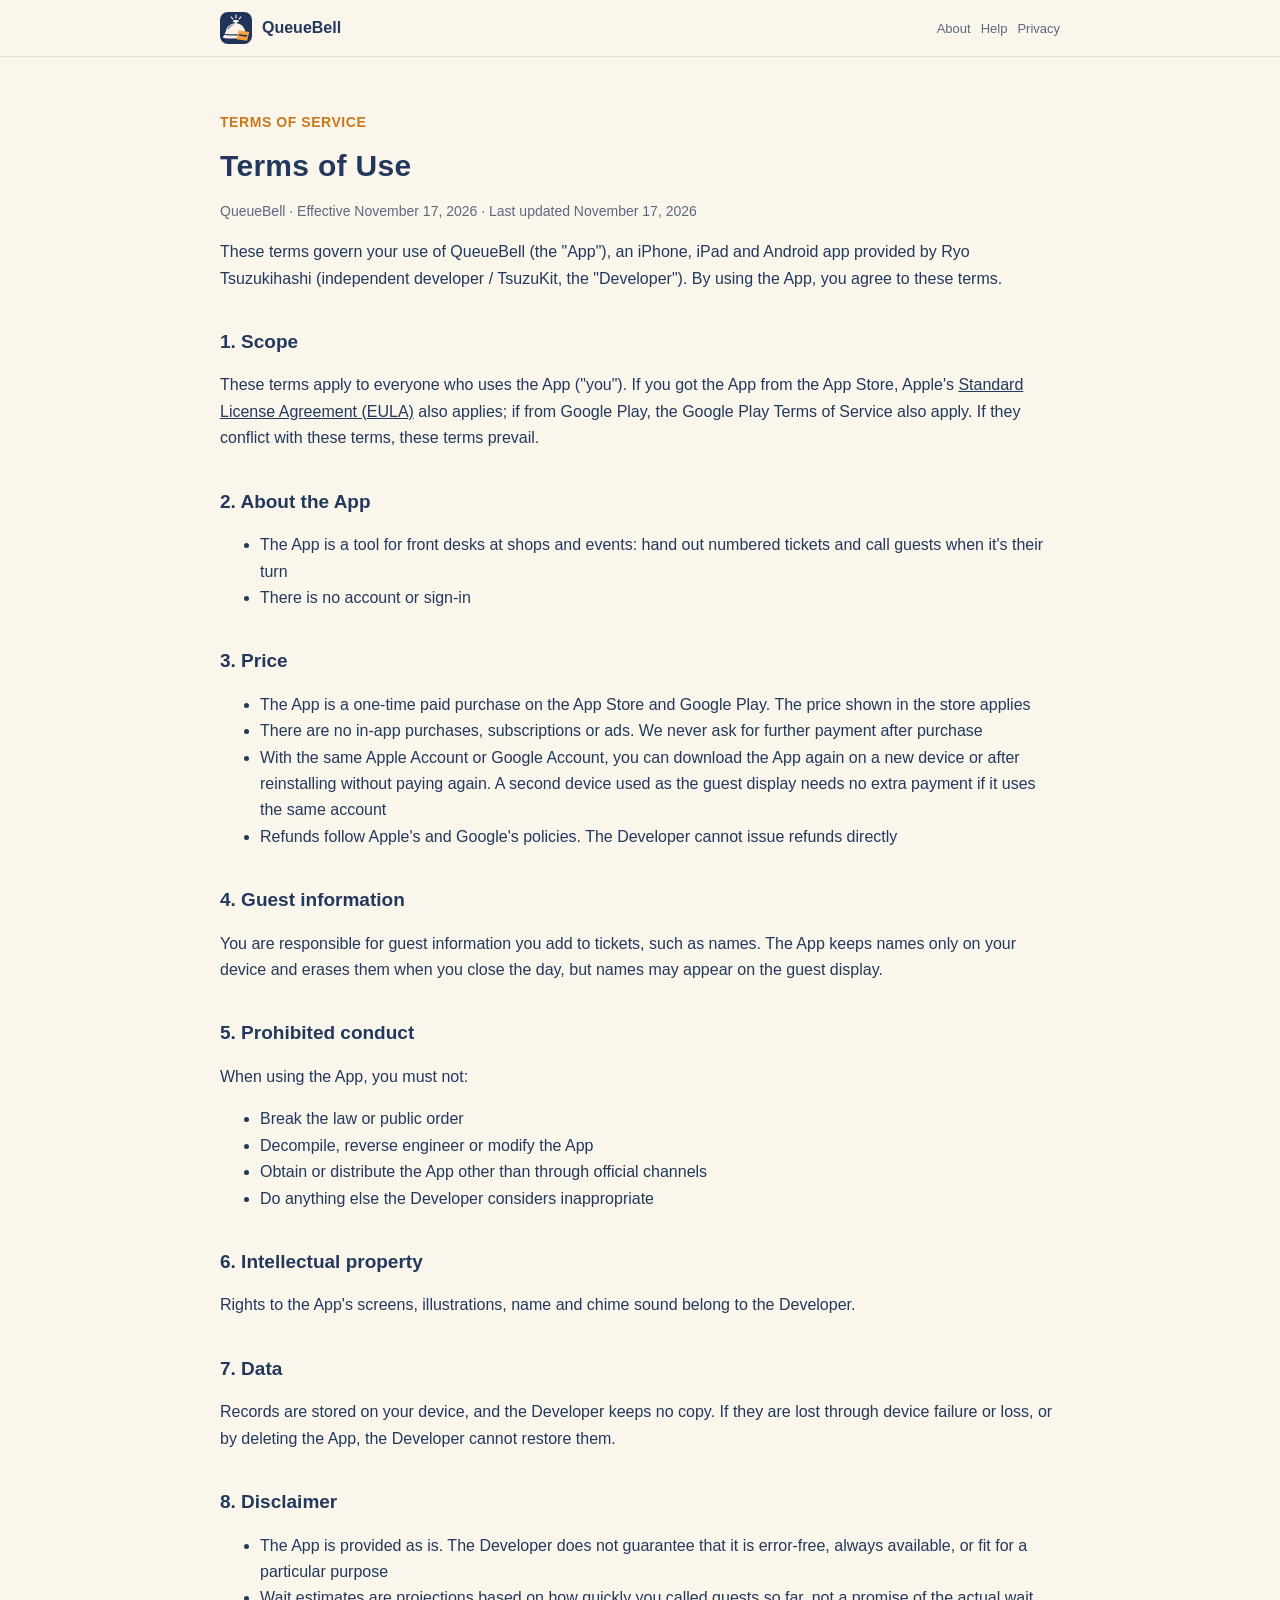
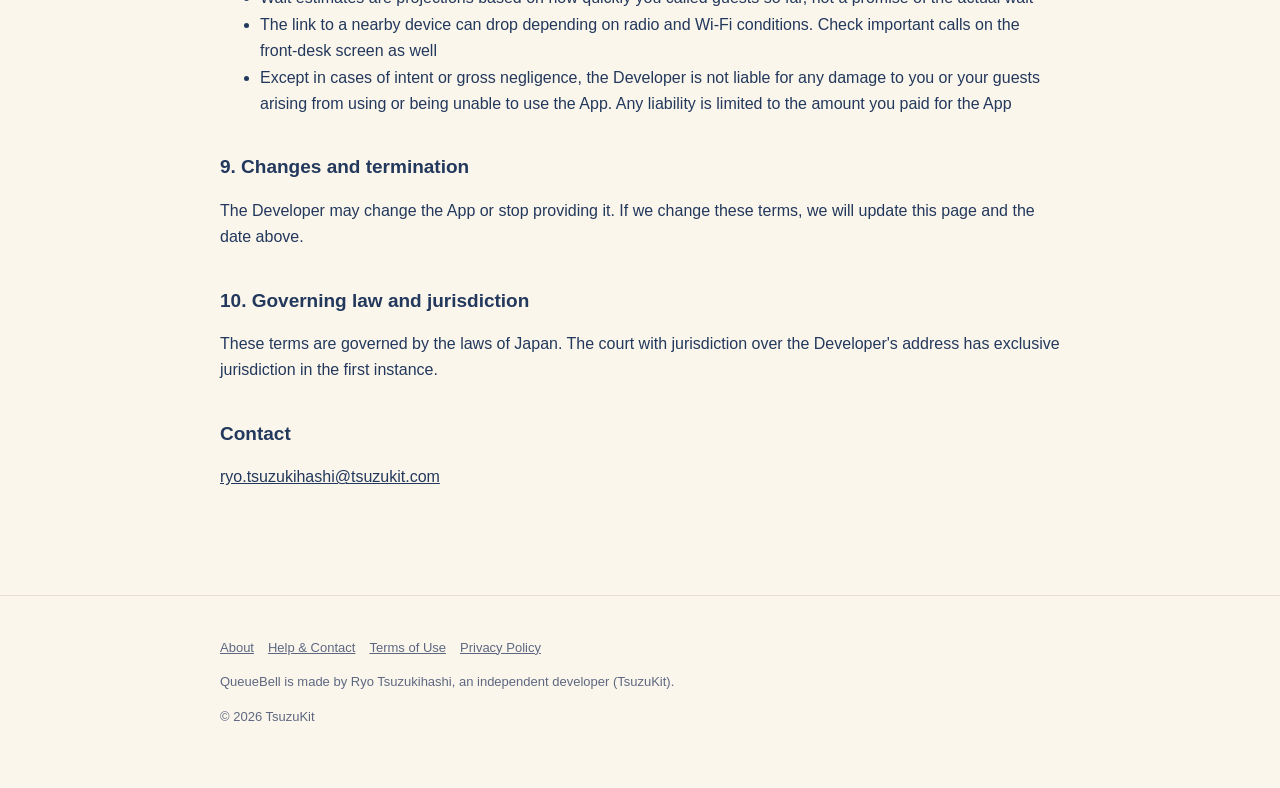
<file: terms.html>
<!DOCTYPE html>
<html lang="ja" data-title-ja="利用規約 - よびだしボード" data-title-en="Terms of Use - QueueBell">
<head>
<meta charset="UTF-8">
<meta name="viewport" content="width=device-width, initial-scale=1">
<script>(function(){var l=navigator.languages&&navigator.languages.length?navigator.languages:[navigator.language||"ja"],p="en";for(var i=0;i<l.length;i++){var c=String(l[i]).toLowerCase();if(c.indexOf("ja")===0){p="ja";break}if(c.indexOf("en")===0){p="en";break}}var d=document.documentElement;d.lang=p;var t=d.getAttribute("data-title-"+p);if(t){document.title=t}})();</script>
<title>利用規約 - よびだしボード</title>
<meta name="description" content="よびだしボードの利用規約。 / Terms of Use for QueueBell.">
<meta property="og:title" content="利用規約 - よびだしボード">
<meta property="og:description" content="よびだしボードの利用規約。">
<meta property="og:type" content="website">
<meta property="og:url" content="https://yobidashi.tsuzukit.com/terms.html">
<meta property="og:image" content="https://yobidashi.tsuzukit.com/assets/og.jpg">
<link rel="icon" href="assets/icon.png">
<link rel="apple-touch-icon" href="assets/icon.png">
<link rel="stylesheet" href="style.css">
</head>
<body>
<div data-l="ja" lang="ja">
<header class="site"><div class="wrap">
<a class="brand" href="./"><img src="assets/icon.png" alt="" width="32" height="32">よびだしボード</a>
<nav class="site"><a href="./">紹介</a><a href="support.html">使い方</a><a href="privacy.html">プライバシー</a></nav>
</div></header>
<main class="wrap">
<article class="doc">
<p class="eyebrow">TERMS OF SERVICE</p>
<h1>利用規約</h1>
<p class="meta">よびだしボード／制定日 2026年11月17日／改定日 2026年11月17日</p>
<p>この規約は、續橋涼（個人開発者 / TsuzuKit。以下「開発者」）が提供する iPhone・iPad・Android アプリ「よびだしボード」（以下「本アプリ」）を使うときの決まりです。本アプリを使った時点で、この規約に同意したものとします。</p>
<h2>第1条（適用）</h2>
<p>この規約は、本アプリを使うすべての方（以下「利用者」）に適用されます。App Store から入れた本アプリには、Apple が定める<a href="https://www.apple.com/legal/internet-services/itunes/dev/stdeula/">標準のライセンス契約（EULA）</a>も、Google Play から入れた本アプリには Google Play の利用規約も、あわせて適用されます。この規約とそれらが食い違うときは、この規約を優先します。</p>
<h2>第2条（本アプリについて）</h2>
<ul>
<li>本アプリは、お店や催しの受付で、番号札を出し、順番が来た人を呼び出すための道具です</li>
<li>アカウント登録やログインはありません</li>
</ul>
<h2>第3条（料金）</h2>
<ul>
<li>本アプリは、App Store・Google Play で購入する買い切りの有料アプリです。価格はストアに表示されるものが正です</li>
<li>アプリ内課金、サブスクリプション、広告はありません。購入したあとに追加の支払いを求めることはありません</li>
<li>同じ Apple アカウント・Google アカウントであれば、機種変更やアプリの入れ直しのときに、もう一度お支払いいただかずにダウンロードできます。お客様向けの表示に使う2台目の端末も、同じアカウントなら追加の支払いはいりません</li>
<li>返金は Apple・Google の規定に従います。開発者が直接返金することはできません</li>
</ul>
<h2>第4条（お客様の情報）</h2>
<p>利用者が札に入れたお客様の名前などの情報は、利用者の責任で扱ってください。本アプリは名前を端末の中だけに置き、受付を締めると消しますが、お客様向けの表示に名前が出ることがあります。</p>
<h2>第5条（禁止事項）</h2>
<p>本アプリを使うとき、次のことをしてはいけません。</p>
<ul>
<li>法令や公序良俗に反すること</li>
<li>本アプリを分解・解析・改変すること</li>
<li>本アプリを正規の方法以外で入手したり、配ったりすること</li>
<li>そのほか、開発者が不適切と判断すること</li>
</ul>
<h2>第6条（知的財産）</h2>
<p>本アプリの画面・絵・名前・チャイムの音についての権利は、開発者にあります。</p>
<h2>第7条（データ）</h2>
<p>受付の記録は利用者の端末に保存され、開発者はその控えを持っていません。端末の故障や紛失、アプリの削除などで消えても、開発者は元に戻すことができません。</p>
<h2>第8条（免責事項）</h2>
<ul>
<li>本アプリは、そのままの状態で提供します。開発者は、本アプリに誤りがないこと、いつでも使えること、特定の目的に合うことを保証しません</li>
<li>待ち時間の目安は、それまでに呼んだ間隔から出した見込みで、実際の待ち時間を約束するものではありません</li>
<li>近くの端末とのつながりは、電波や Wi-Fi の状態で切れることがあります。大事な呼び出しは、受付の端末の画面でも確かめてください</li>
<li>本アプリを使ったこと、または使えなかったことで利用者やお客様に損害が生じても、開発者に故意または重大な過失がある場合を除き、開発者は責任を負いません。責任を負う場合も、利用者が本アプリに支払った金額を上限とします</li>
</ul>
<h2>第9条（変更と終了）</h2>
<p>開発者は、本アプリの内容を変えること、提供を終えることがあります。この規約を変えるときは、このページを書きかえ、上の改定日を新しくします。</p>
<h2>第10条（準拠法と裁判所）</h2>
<p>この規約は日本法に従います。本アプリについての争いは、開発者の住所地を管轄する裁判所を、第一審の専属的な合意管轄裁判所とします。</p>
<h2>お問い合わせ</h2>
<p><a href="mailto:ryo.tsuzukihashi@tsuzukit.com">ryo.tsuzukihashi@tsuzukit.com</a></p>
</article>
</main>
<footer class="site"><div class="wrap">
<p><a href="./">紹介</a><a href="support.html">使い方とお問い合わせ</a><a href="terms.html">利用規約</a><a href="privacy.html">プライバシーポリシー</a></p>
<p>よびだしボードは、個人開発者の續橋涼（TsuzuKit）が作っているアプリです。</p>
<p>© 2026 TsuzuKit</p>
</div></footer>
</div>
<div data-l="en" lang="en">
<header class="site"><div class="wrap">
<a class="brand" href="./"><img src="assets/icon.png" alt="" width="32" height="32">QueueBell</a>
<nav class="site"><a href="./">About</a><a href="support.html">Help</a><a href="privacy.html">Privacy</a></nav>
</div></header>
<main class="wrap">
<article class="doc">
<p class="eyebrow">TERMS OF SERVICE</p>
<h1>Terms of Use</h1>
<p class="meta">QueueBell · Effective November 17, 2026 · Last updated November 17, 2026</p>
<p>These terms govern your use of QueueBell (the "App"), an iPhone, iPad and Android app provided by Ryo Tsuzukihashi (independent developer / TsuzuKit, the "Developer"). By using the App, you agree to these terms.</p>
<h2>1. Scope</h2>
<p>These terms apply to everyone who uses the App ("you"). If you got the App from the App Store, Apple's <a href="https://www.apple.com/legal/internet-services/itunes/dev/stdeula/">Standard License Agreement (EULA)</a> also applies; if from Google Play, the Google Play Terms of Service also apply. If they conflict with these terms, these terms prevail.</p>
<h2>2. About the App</h2>
<ul>
<li>The App is a tool for front desks at shops and events: hand out numbered tickets and call guests when it's their turn</li>
<li>There is no account or sign-in</li>
</ul>
<h2>3. Price</h2>
<ul>
<li>The App is a one-time paid purchase on the App Store and Google Play. The price shown in the store applies</li>
<li>There are no in-app purchases, subscriptions or ads. We never ask for further payment after purchase</li>
<li>With the same Apple Account or Google Account, you can download the App again on a new device or after reinstalling without paying again. A second device used as the guest display needs no extra payment if it uses the same account</li>
<li>Refunds follow Apple's and Google's policies. The Developer cannot issue refunds directly</li>
</ul>
<h2>4. Guest information</h2>
<p>You are responsible for guest information you add to tickets, such as names. The App keeps names only on your device and erases them when you close the day, but names may appear on the guest display.</p>
<h2>5. Prohibited conduct</h2>
<p>When using the App, you must not:</p>
<ul>
<li>Break the law or public order</li>
<li>Decompile, reverse engineer or modify the App</li>
<li>Obtain or distribute the App other than through official channels</li>
<li>Do anything else the Developer considers inappropriate</li>
</ul>
<h2>6. Intellectual property</h2>
<p>Rights to the App's screens, illustrations, name and chime sound belong to the Developer.</p>
<h2>7. Data</h2>
<p>Records are stored on your device, and the Developer keeps no copy. If they are lost through device failure or loss, or by deleting the App, the Developer cannot restore them.</p>
<h2>8. Disclaimer</h2>
<ul>
<li>The App is provided as is. The Developer does not guarantee that it is error-free, always available, or fit for a particular purpose</li>
<li>Wait estimates are projections based on how quickly you called guests so far, not a promise of the actual wait</li>
<li>The link to a nearby device can drop depending on radio and Wi-Fi conditions. Check important calls on the front-desk screen as well</li>
<li>Except in cases of intent or gross negligence, the Developer is not liable for any damage to you or your guests arising from using or being unable to use the App. Any liability is limited to the amount you paid for the App</li>
</ul>
<h2>9. Changes and termination</h2>
<p>The Developer may change the App or stop providing it. If we change these terms, we will update this page and the date above.</p>
<h2>10. Governing law and jurisdiction</h2>
<p>These terms are governed by the laws of Japan. The court with jurisdiction over the Developer's address has exclusive jurisdiction in the first instance.</p>
<h2>Contact</h2>
<p><a href="mailto:ryo.tsuzukihashi@tsuzukit.com">ryo.tsuzukihashi@tsuzukit.com</a></p>
</article>
</main>
<footer class="site"><div class="wrap">
<p><a href="./">About</a><a href="support.html">Help & Contact</a><a href="terms.html">Terms of Use</a><a href="privacy.html">Privacy Policy</a></p>
<p>QueueBell is made by Ryo Tsuzukihashi, an independent developer (TsuzuKit).</p>
<p>© 2026 TsuzuKit</p>
</div></footer>
</div>
</body>
</html>
</file>
<file: style.css>
/* よびだしボード — 生成りの地・藍の文字・山吹の札（アプリの Theme と同じ。山吹はいちばん押すものと、呼んでいる番号だけ） */
:root {
  --paper: #fbf6ec; --card: #fffdf8; --ink: #22385c; --sub: #5d6880; --line: #e7dfcf;
  --vermilion: #c9781a; --vermilion-soft: #fbe9d0; --navy: #22385c; --correct: #23794b;
}
@media (prefers-color-scheme: dark) {
  :root { --paper: #111318; --card: #1b1e25; --ink: #e9edf5; --sub: #a6aec0; --line: #2c313b;
    --vermilion: #f2a541; --vermilion-soft: #3a2c16; --navy: #9fb6dc; --correct: #6fd39a; }
}
* { box-sizing: border-box; }
html { -webkit-text-size-adjust: 100%; }
body { margin: 0; background: var(--paper); color: var(--ink); line-height: 1.8;
  font-family: -apple-system, BlinkMacSystemFont, "Hiragino Sans", "Hiragino Kaku Gothic ProN", "Noto Sans JP", sans-serif; }
a { color: var(--navy); }
.wrap { max-width: 880px; margin: 0 auto; padding: 0 20px; }
header.site { border-bottom: 1px solid var(--line); background: var(--paper); position: sticky; top: 0; z-index: 5; }
header.site .wrap { display: flex; align-items: center; gap: 16px; min-height: 56px; }
.brand { display: flex; align-items: center; gap: 10px; font-weight: 800; text-decoration: none; color: var(--ink); margin-right: auto; }
.brand img { width: 32px; height: 32px; border-radius: 8px; }
nav.site a { font-size: 14px; text-decoration: none; color: var(--sub); margin-left: 14px; white-space: nowrap; }
nav.site a:hover { color: var(--ink); }
.hero { padding: 56px 0 40px; display: grid; gap: 32px; align-items: center; }
@media (min-width: 760px) { .hero { grid-template-columns: 1.1fr 0.9fr; } }
.eyebrow { color: var(--vermilion); font-weight: 700; font-size: 14px; letter-spacing: 0.04em; }
h1 { font-size: clamp(30px, 6vw, 46px); line-height: 1.35; margin: 8px 0 16px; letter-spacing: 0.01em; }
h2 { font-size: 24px; margin: 56px 0 16px; line-height: 1.5; }
h3 { font-size: 17px; margin: 0 0 6px; }
.lead { font-size: 17px; color: var(--sub); }
.cta { display: inline-block; margin-top: 20px; background: var(--vermilion); color: #ffffff; font-weight: 700; text-decoration: none;
  padding: 14px 26px; border-radius: 16px; }
.note { font-size: 13px; color: var(--sub); }
.hero img { width: 100%; max-width: 320px; height: auto; justify-self: center; }
.grid { display: grid; gap: 14px; }
@media (min-width: 700px) { .grid.two { grid-template-columns: 1fr 1fr; } .grid.three { grid-template-columns: repeat(3, 1fr); } }
.card { background: var(--card); border: 1px solid var(--line); border-radius: 18px; padding: 20px; }
.card.em { background: var(--vermilion-soft); border-color: transparent; }
.steps { counter-reset: step; }
.steps .card { position: relative; padding-left: 62px; }
.steps .card::before { counter-increment: step; content: counter(step); position: absolute; left: 18px; top: 18px; width: 32px; height: 32px;
  border-radius: 50%; border: 2.5px solid var(--vermilion); color: var(--vermilion); font-weight: 800; display: grid; place-items: center; }
table { width: 100%; border-collapse: collapse; background: var(--card); border: 1px solid var(--line); border-radius: 14px; overflow: hidden; }
th, td { text-align: left; padding: 12px 14px; border-bottom: 1px solid var(--line); vertical-align: top; font-size: 15px; }
th { width: 34%; color: var(--sub); font-weight: 600; }
tr:last-child th, tr:last-child td { border-bottom: none; }
.doc { padding: 40px 0 24px; }
.doc h1 { font-size: 30px; }
.doc h2 { font-size: 19px; margin: 36px 0 10px; }
.doc .meta { color: var(--sub); font-size: 14px; }
.doc .summary { background: var(--vermilion-soft); border-radius: 16px; padding: 18px 20px; margin: 20px 0; }
details { background: var(--card); border: 1px solid var(--line); border-radius: 14px; padding: 14px 18px; }
details + details { margin-top: 10px; }
summary { font-weight: 700; cursor: pointer; }
footer.site { border-top: 1px solid var(--line); margin-top: 64px; padding: 28px 0 48px; color: var(--sub); font-size: 13px; }
footer.site a { color: var(--sub); margin-right: 14px; }
.qid { font-family: ui-monospace, SFMono-Regular, Menlo, monospace; background: var(--card); border: 1px solid var(--line);
  border-radius: 8px; padding: 2px 8px; }
/* 端末の言語に合うほうだけ見せる（build.py が両方を1ページに入れる） */
html[lang="ja"] [data-l="en"], html[lang="en"] [data-l="ja"] { display: none; }
[lang="en"] { line-height: 1.65; }
[lang="en"] h1 { line-height: 1.2; }
[lang="en"] nav.site a { font-size: 13px; margin-left: 10px; }
@media (max-width: 480px) { nav.site a { font-size: 12px; margin-left: 8px; } header.site .wrap { gap: 4px; } .brand { gap: 7px; font-size: 15px; } }
.brand { white-space: nowrap; flex-shrink: 0; }
/* 幅の狭い画面では、上の帯の「紹介」を出さない（左のアプリ名が同じ行き先） */
@media (max-width: 480px) { nav.site a:first-child { display: none; } }
</file>
